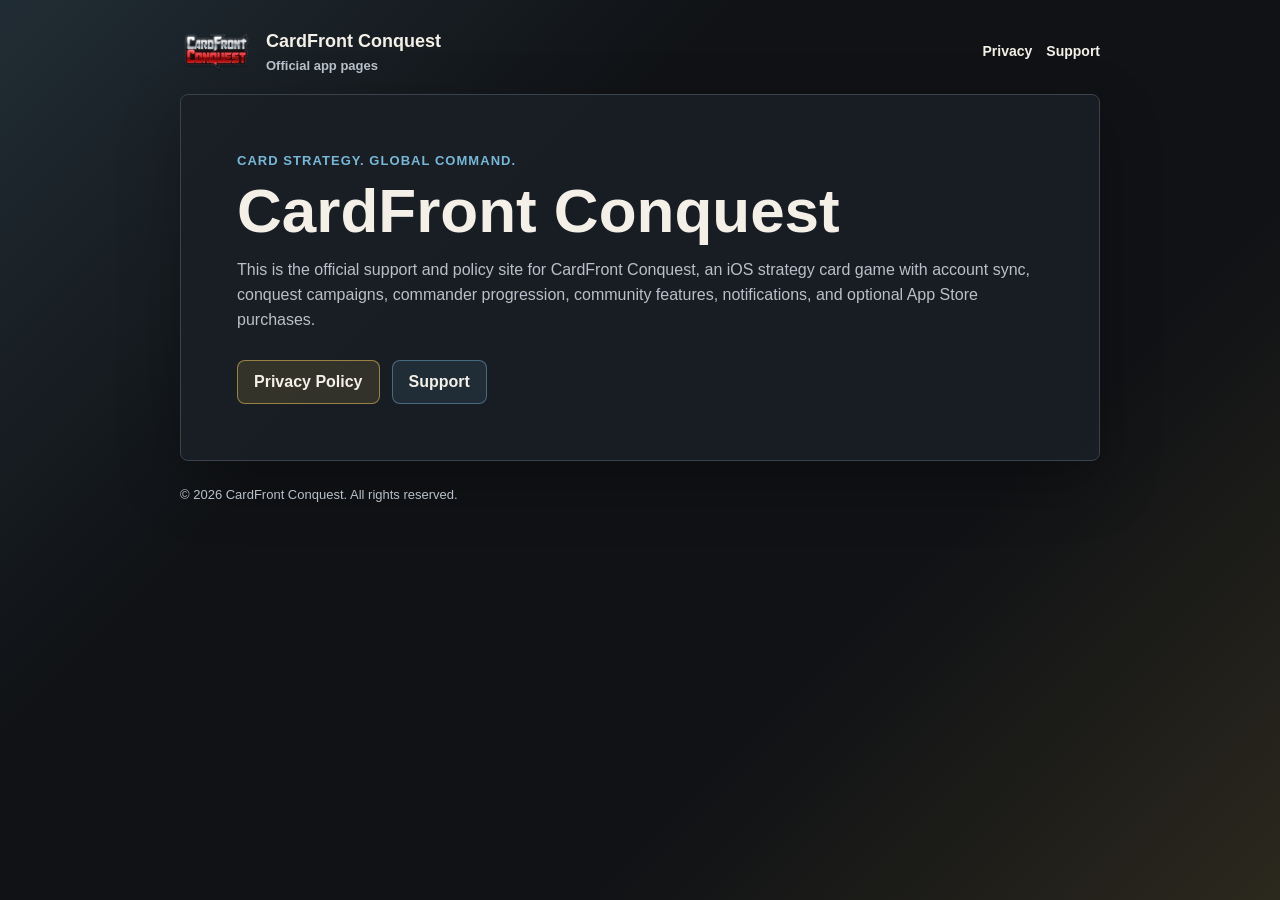
<file: index.html>
<!doctype html>
<html lang="en">
  <head>
    <meta charset="utf-8">
    <meta name="viewport" content="width=device-width, initial-scale=1">
    <title>CardFront Conquest</title>
    <meta name="description" content="Official support and privacy pages for CardFront Conquest.">
    <link rel="stylesheet" href="/styles.css">
  </head>
  <body>
    <header class="site-header">
      <a class="brand" href="/">
        <img src="/assets/cardfront-conquest-logo.png" alt="CardFront Conquest logo">
        <span>
          <span class="brand-name">CardFront Conquest</span>
          <span class="brand-meta">Official app pages</span>
        </span>
      </a>
      <nav class="site-nav" aria-label="Primary navigation">
        <a href="/privacy/">Privacy</a>
        <a href="/support/">Support</a>
      </nav>
    </header>

    <main class="site-main">
      <section class="hero">
        <p class="eyebrow">Card strategy. Global command.</p>
        <h1>CardFront Conquest</h1>
        <p>
          This is the official support and policy site for CardFront Conquest,
          an iOS strategy card game with account sync, conquest campaigns,
          commander progression, community features, notifications, and
          optional App Store purchases.
        </p>
        <div class="actions">
          <a class="button" href="/privacy/">Privacy Policy</a>
          <a class="button secondary" href="/support/">Support</a>
        </div>
      </section>
    </main>

    <footer class="site-footer">
      &copy; 2026 CardFront Conquest. All rights reserved.
    </footer>
  </body>
</html>
</file>
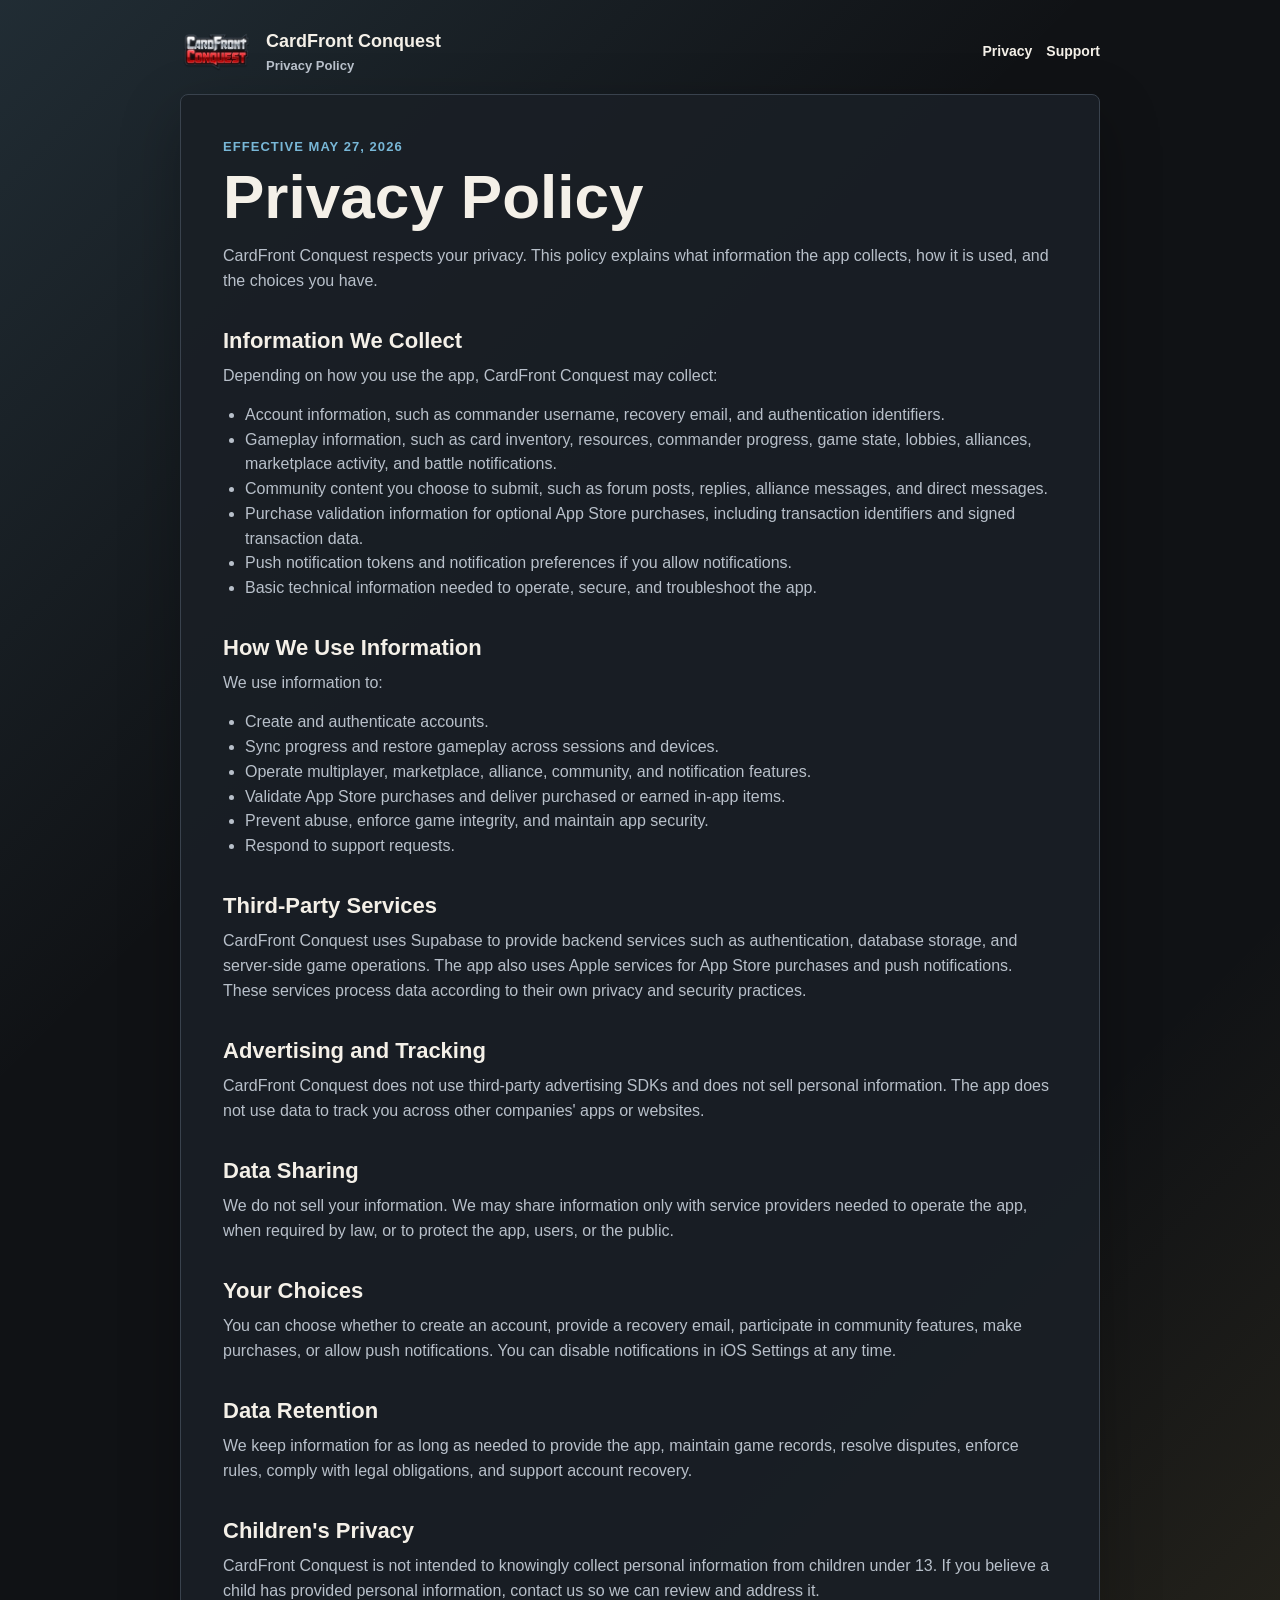
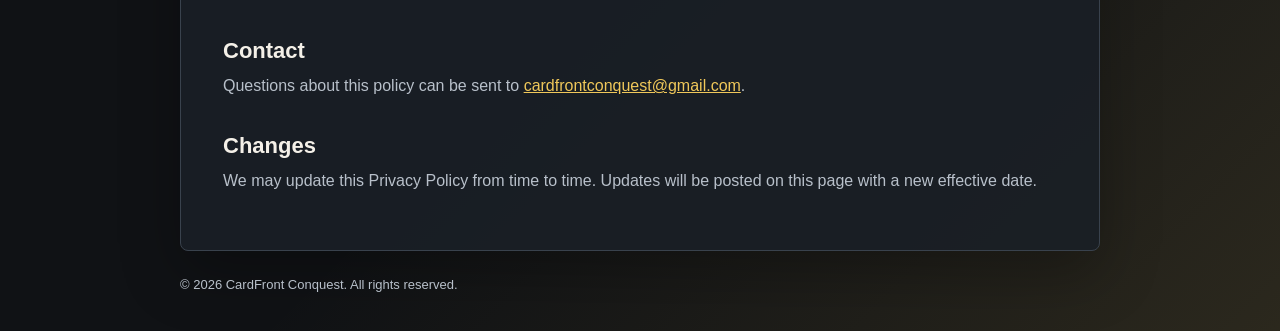
<file: privacy/index.html>
<!doctype html>
<html lang="en">
  <head>
    <meta charset="utf-8">
    <meta name="viewport" content="width=device-width, initial-scale=1">
    <title>Privacy Policy | CardFront Conquest</title>
    <meta name="description" content="Privacy Policy for CardFront Conquest.">
    <link rel="stylesheet" href="/styles.css">
  </head>
  <body>
    <header class="site-header">
      <a class="brand" href="/">
        <img src="/assets/cardfront-conquest-logo.png" alt="CardFront Conquest logo">
        <span>
          <span class="brand-name">CardFront Conquest</span>
          <span class="brand-meta">Privacy Policy</span>
        </span>
      </a>
      <nav class="site-nav" aria-label="Primary navigation">
        <a href="/privacy/">Privacy</a>
        <a href="/support/">Support</a>
      </nav>
    </header>

    <main class="site-main">
      <article class="content">
        <p class="eyebrow">Effective May 27, 2026</p>
        <h1>Privacy Policy</h1>
        <p>
          CardFront Conquest respects your privacy. This policy explains what
          information the app collects, how it is used, and the choices you have.
        </p>

        <h2>Information We Collect</h2>
        <p>Depending on how you use the app, CardFront Conquest may collect:</p>
        <ul>
          <li>Account information, such as commander username, recovery email, and authentication identifiers.</li>
          <li>Gameplay information, such as card inventory, resources, commander progress, game state, lobbies, alliances, marketplace activity, and battle notifications.</li>
          <li>Community content you choose to submit, such as forum posts, replies, alliance messages, and direct messages.</li>
          <li>Purchase validation information for optional App Store purchases, including transaction identifiers and signed transaction data.</li>
          <li>Push notification tokens and notification preferences if you allow notifications.</li>
          <li>Basic technical information needed to operate, secure, and troubleshoot the app.</li>
        </ul>

        <h2>How We Use Information</h2>
        <p>We use information to:</p>
        <ul>
          <li>Create and authenticate accounts.</li>
          <li>Sync progress and restore gameplay across sessions and devices.</li>
          <li>Operate multiplayer, marketplace, alliance, community, and notification features.</li>
          <li>Validate App Store purchases and deliver purchased or earned in-app items.</li>
          <li>Prevent abuse, enforce game integrity, and maintain app security.</li>
          <li>Respond to support requests.</li>
        </ul>

        <h2>Third-Party Services</h2>
        <p>
          CardFront Conquest uses Supabase to provide backend services such as
          authentication, database storage, and server-side game operations. The
          app also uses Apple services for App Store purchases and push
          notifications. These services process data according to their own
          privacy and security practices.
        </p>

        <h2>Advertising and Tracking</h2>
        <p>
          CardFront Conquest does not use third-party advertising SDKs and does
          not sell personal information. The app does not use data to track you
          across other companies' apps or websites.
        </p>

        <h2>Data Sharing</h2>
        <p>
          We do not sell your information. We may share information only with
          service providers needed to operate the app, when required by law, or
          to protect the app, users, or the public.
        </p>

        <h2>Your Choices</h2>
        <p>
          You can choose whether to create an account, provide a recovery email,
          participate in community features, make purchases, or allow push
          notifications. You can disable notifications in iOS Settings at any
          time.
        </p>

        <h2>Data Retention</h2>
        <p>
          We keep information for as long as needed to provide the app, maintain
          game records, resolve disputes, enforce rules, comply with legal
          obligations, and support account recovery.
        </p>

        <h2>Children's Privacy</h2>
        <p>
          CardFront Conquest is not intended to knowingly collect personal
          information from children under 13. If you believe a child has provided
          personal information, contact us so we can review and address it.
        </p>

        <h2>Contact</h2>
        <p>
          Questions about this policy can be sent to
          <a href="mailto:cardfrontconquest@gmail.com">cardfrontconquest@gmail.com</a>.
        </p>

        <h2>Changes</h2>
        <p>
          We may update this Privacy Policy from time to time. Updates will be
          posted on this page with a new effective date.
        </p>
      </article>
    </main>

    <footer class="site-footer">
      &copy; 2026 CardFront Conquest. All rights reserved.
    </footer>
  </body>
</html>
</file>
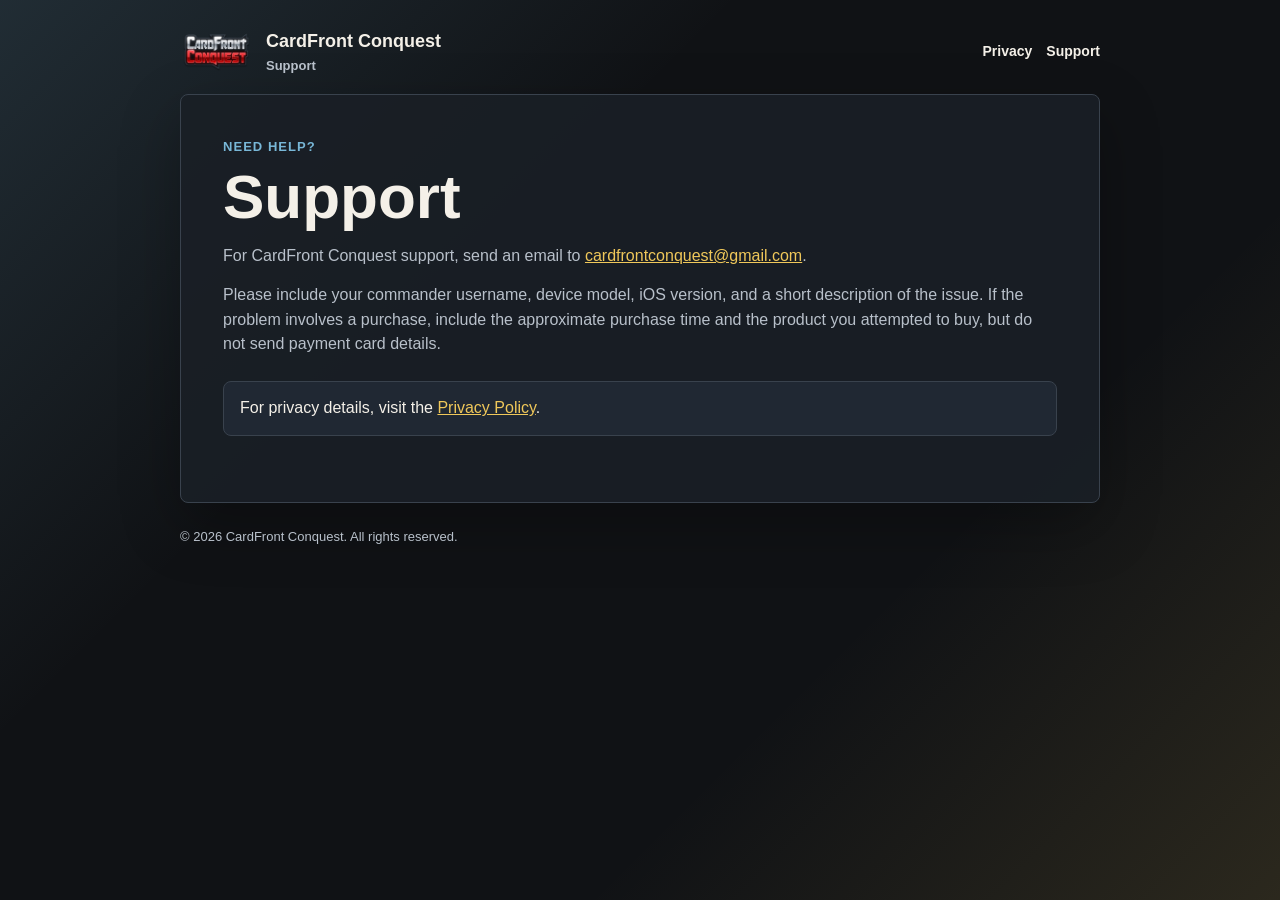
<file: support/index.html>
<!doctype html>
<html lang="en">
  <head>
    <meta charset="utf-8">
    <meta name="viewport" content="width=device-width, initial-scale=1">
    <title>Support | CardFront Conquest</title>
    <meta name="description" content="Support information for CardFront Conquest.">
    <link rel="stylesheet" href="/styles.css">
  </head>
  <body>
    <header class="site-header">
      <a class="brand" href="/">
        <img src="/assets/cardfront-conquest-logo.png" alt="CardFront Conquest logo">
        <span>
          <span class="brand-name">CardFront Conquest</span>
          <span class="brand-meta">Support</span>
        </span>
      </a>
      <nav class="site-nav" aria-label="Primary navigation">
        <a href="/privacy/">Privacy</a>
        <a href="/support/">Support</a>
      </nav>
    </header>

    <main class="site-main">
      <section class="content">
        <p class="eyebrow">Need help?</p>
        <h1>Support</h1>
        <p>
          For CardFront Conquest support, send an email to
          <a href="mailto:cardfrontconquest@gmail.com">cardfrontconquest@gmail.com</a>.
        </p>
        <p>
          Please include your commander username, device model, iOS version, and
          a short description of the issue. If the problem involves a purchase,
          include the approximate purchase time and the product you attempted to
          buy, but do not send payment card details.
        </p>

        <div class="note">
          For privacy details, visit the <a href="/privacy/">Privacy Policy</a>.
        </div>
      </section>
    </main>

    <footer class="site-footer">
      &copy; 2026 CardFront Conquest. All rights reserved.
    </footer>
  </body>
</html>
</file>
<file: styles.css>
:root {
  color-scheme: dark;
  --bg: #101215;
  --panel: #1a1f25;
  --panel-soft: #202833;
  --text: #f4f0e8;
  --muted: #b8c0ca;
  --line: #39424d;
  --gold: #f0c85a;
  --blue: #78b7d7;
}

* {
  box-sizing: border-box;
}

body {
  margin: 0;
  min-height: 100vh;
  font-family: -apple-system, BlinkMacSystemFont, "Segoe UI", sans-serif;
  line-height: 1.55;
  background:
    linear-gradient(135deg, rgba(120, 183, 215, 0.16), transparent 34%),
    linear-gradient(315deg, rgba(240, 200, 90, 0.12), transparent 32%),
    var(--bg);
  color: var(--text);
}

a {
  color: var(--gold);
}

.site-header,
.site-main,
.site-footer {
  width: min(920px, calc(100% - 32px));
  margin: 0 auto;
}

.site-header {
  display: flex;
  align-items: center;
  justify-content: space-between;
  gap: 18px;
  padding: 28px 0 18px;
}

.brand {
  display: flex;
  align-items: center;
  gap: 14px;
  color: inherit;
  text-decoration: none;
}

.brand img {
  width: 72px;
  height: auto;
}

.brand-name {
  display: block;
  font-size: 18px;
  font-weight: 800;
  letter-spacing: 0;
}

.brand-meta {
  display: block;
  color: var(--muted);
  font-size: 13px;
  font-weight: 600;
}

.site-nav {
  display: flex;
  gap: 14px;
  flex-wrap: wrap;
  justify-content: flex-end;
}

.site-nav a {
  color: var(--text);
  font-size: 14px;
  font-weight: 700;
  text-decoration: none;
}

.site-nav a:hover {
  color: var(--gold);
}

.hero,
.content {
  background: rgba(26, 31, 37, 0.92);
  border: 1px solid var(--line);
  border-radius: 8px;
  box-shadow: 0 22px 60px rgba(0, 0, 0, 0.28);
}

.hero {
  padding: clamp(28px, 5vw, 56px);
}

.content {
  padding: clamp(22px, 4vw, 42px);
}

.eyebrow {
  margin: 0 0 10px;
  color: var(--blue);
  font-size: 13px;
  font-weight: 800;
  letter-spacing: 0.08em;
  text-transform: uppercase;
}

h1 {
  margin: 0 0 16px;
  font-size: clamp(34px, 6vw, 62px);
  line-height: 0.98;
  letter-spacing: 0;
}

h2 {
  margin: 34px 0 10px;
  font-size: 22px;
  line-height: 1.2;
  letter-spacing: 0;
}

p,
li {
  color: var(--muted);
  font-size: 16px;
}

p {
  margin: 0 0 14px;
}

ul {
  margin: 0 0 18px;
  padding-left: 22px;
}

.actions {
  display: flex;
  gap: 12px;
  flex-wrap: wrap;
  margin-top: 28px;
}

.button {
  display: inline-flex;
  align-items: center;
  justify-content: center;
  min-height: 44px;
  padding: 0 16px;
  border: 1px solid rgba(240, 200, 90, 0.54);
  border-radius: 8px;
  background: rgba(240, 200, 90, 0.12);
  color: var(--text);
  font-weight: 800;
  text-decoration: none;
}

.button.secondary {
  border-color: rgba(120, 183, 215, 0.45);
  background: rgba(120, 183, 215, 0.10);
}

.note {
  padding: 14px 16px;
  margin: 24px 0;
  background: var(--panel-soft);
  border: 1px solid var(--line);
  border-radius: 8px;
  color: var(--text);
}

.site-footer {
  padding: 24px 0 36px;
  color: var(--muted);
  font-size: 13px;
}

@media (max-width: 640px) {
  .site-header {
    align-items: flex-start;
    flex-direction: column;
  }

  .site-nav {
    justify-content: flex-start;
  }
}
</file>
